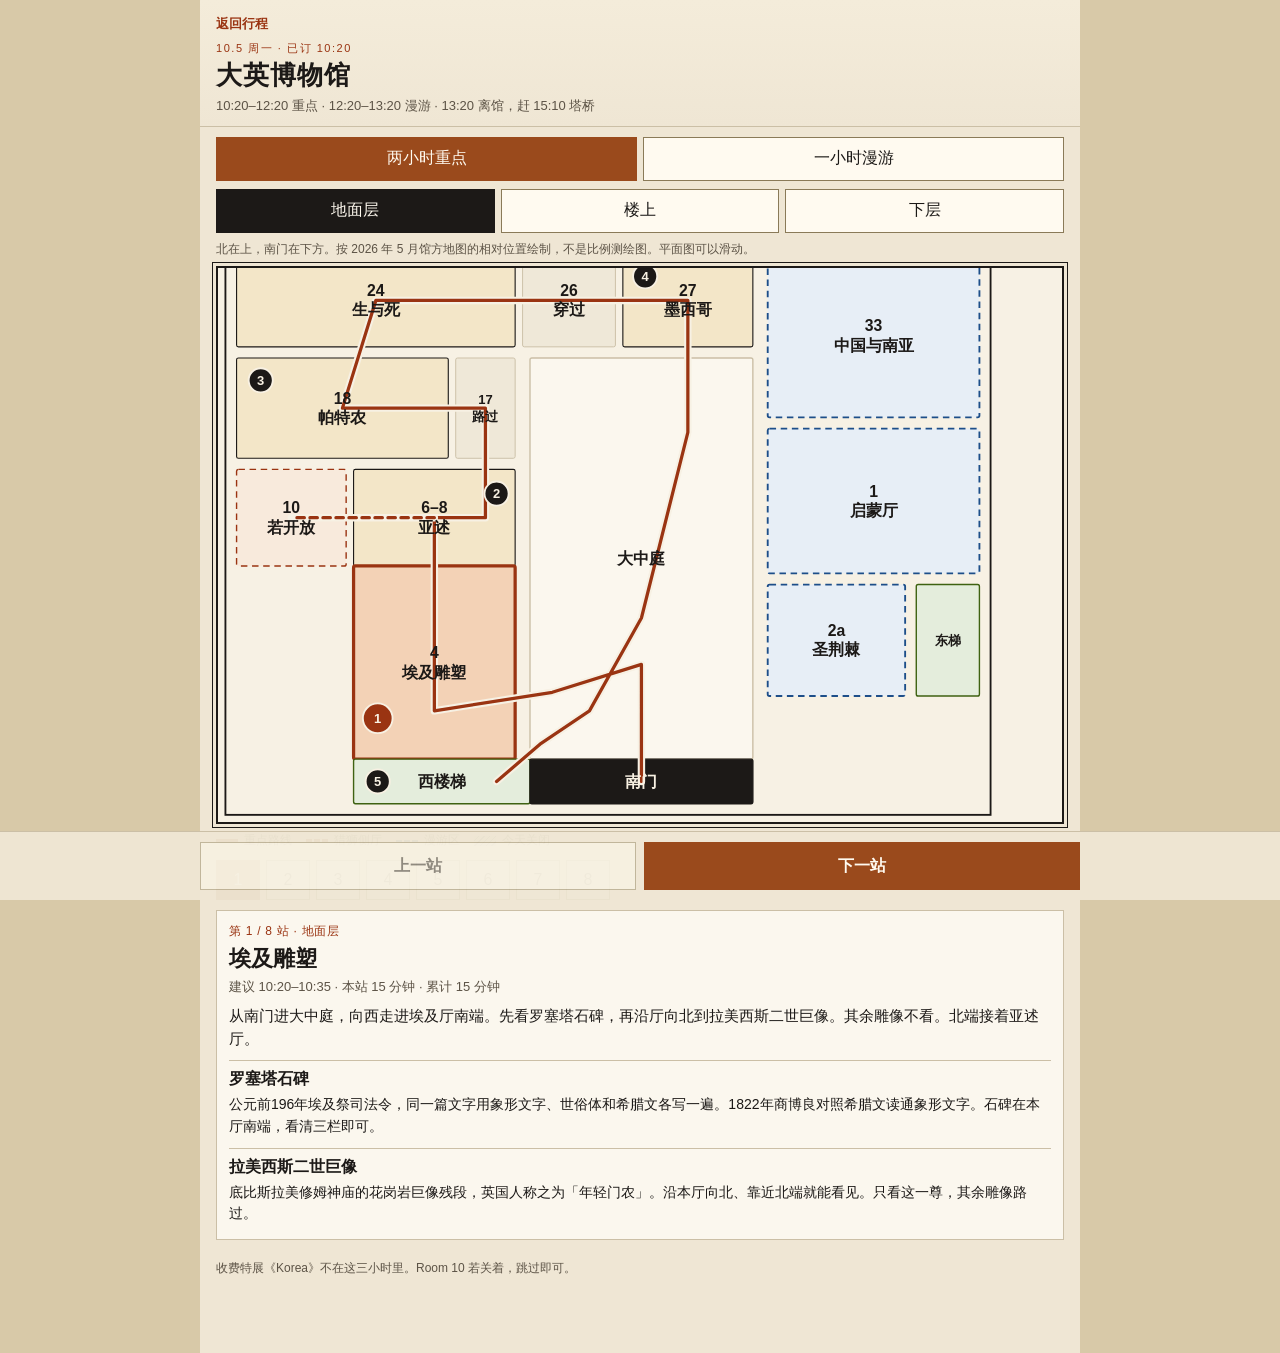
<file: british-museum.html>
<!DOCTYPE html>
<html lang="zh-CN">
<head>
  <meta charset="UTF-8" />
  <meta name="viewport" content="width=device-width, initial-scale=1.0" />
  <title>大英博物馆 · 两小时重点</title>
  <link rel="stylesheet" href="css/museum.css" />
</head>
<body>
  <div class="museum">
    <header class="top">
      <a class="back" href="index.html#1005">返回行程</a>
      <p class="kicker">10.5 周一 · 已订 10:20</p>
      <h1>大英博物馆</h1>
      <p class="sub">10:20–12:20 重点 · 12:20–13:20 漫游 · 13:20 离馆，赶 15:10 塔桥</p>
    </header>
    <div class="phase" id="phase" role="tablist" aria-label="参观阶段"></div>
    <div class="floors" id="floors" role="tablist" aria-label="楼层"></div>
    <p class="map-note" id="map-note"></p>
    <div class="map-scroll" id="map-scroll">
      <div id="map"></div>
    </div>
    <div class="legend" aria-hidden="true">
      <span><i class="swatch"></i>重点路线</span>
      <span><i class="swatch spur"></i>猎狮侧厅</span>
      <span><i class="swatch browse"></i>漫游区</span>
      <span><i class="swatch closed"></i>今天关闭</span>
    </div>
    <div class="steps" id="steps" aria-label="参观顺序"></div>
    <section class="panel" id="panel" aria-live="polite"></section>
    <p class="foot" id="foot"></p>
    <div class="nav">
      <div class="nav-inner" id="nav"></div>
    </div>
  </div>
  <script src="js/british-museum-data.js"></script>
  <script src="js/british-museum.js"></script>
</body>
</html>
</file>
<file: css/museum.css>
:root {
  --paper: #efe6d4;
  --paper-2: #f7f1e4;
  --ink: #1c1917;
  --muted: #5c5346;
  --rule: #cbbfa6;
  --accent: #9a3412;
  --panel: #fbf7ee;
  --browse: #1d4e89;
  --closed: #8a8478;
}

* { box-sizing: border-box; }

html, body {
  margin: 0;
  background: #d8c9a8;
  color: var(--ink);
  font-family: "Source Han Sans SC", "Noto Sans SC", "PingFang SC", "Hiragino Sans GB", "Microsoft YaHei", sans-serif;
}

button, a { font: inherit; }

.museum {
  max-width: 880px;
  margin: 0 auto;
  min-height: 100dvh;
  background: var(--paper);
  display: flex;
  flex-direction: column;
  padding-bottom: 76px;
}

.top {
  padding: 14px 16px 10px;
  border-bottom: 1px solid var(--rule);
  background: linear-gradient(#f4ecda, var(--paper));
}

.back {
  color: var(--accent);
  font-size: 13px;
  font-weight: 650;
  text-decoration: none;
}

.kicker {
  margin: 8px 0 0;
  font-size: 11px;
  letter-spacing: 0.14em;
  color: var(--accent);
}

h1 {
  margin: 2px 0 0;
  font-size: 26px;
  font-weight: 650;
  letter-spacing: 0.04em;
}

.sub {
  margin: 4px 0 0;
  font-size: 13px;
  line-height: 1.45;
  color: var(--muted);
}

.phase, .floors {
  display: flex;
  gap: 6px;
  padding: 10px 16px 0;
}

.floors { padding-top: 8px; }

.phase button, .floors button, .steps button, .nav button, .text-btn {
  border: 1px solid #8a7a58;
  background: #fffaf0;
  color: var(--ink);
  cursor: pointer;
}

.phase button, .floors button {
  flex: 1;
  min-height: 44px;
  padding: 8px 10px;
}

.phase button.is-on, .floors button.is-on, .steps button.is-on {
  background: #9a4a1c;
  border-color: #9a4a1c;
  color: #fffaf0;
}

.floors button.is-on {
  background: var(--ink);
  border-color: var(--ink);
}

.map-note, .legend, .foot {
  margin: 8px 16px 0;
  font-size: 12px;
  line-height: 1.45;
  color: var(--muted);
}

.map-scroll {
  margin: 8px 16px 0;
  overflow: auto;
  -webkit-overflow-scrolling: touch;
  border: 2px solid var(--ink);
  outline: 1px solid var(--ink);
  outline-offset: 3px;
  background: var(--paper-2);
  max-height: min(62vh, 640px);
}

.map-scroll svg {
  width: 780px;
  height: auto;
  display: block;
}

.legend {
  display: flex;
  flex-wrap: wrap;
  gap: 8px 14px;
}

.legend span {
  display: inline-flex;
  align-items: center;
  gap: 6px;
}

.swatch {
  width: 22px;
  height: 0;
  border-top: 3px solid var(--accent);
}

.swatch.spur { border-top-style: dashed; }
.swatch.browse { border-top: 2px dashed var(--browse); }
.swatch.closed {
  height: 10px;
  border: 0;
  background: repeating-linear-gradient(135deg, #d9d3c7, #d9d3c7 3px, #8a8478 3px, #8a8478 4px);
}

.steps {
  display: flex;
  gap: 6px;
  overflow-x: auto;
  padding: 10px 16px 0;
  scrollbar-width: none;
}

.steps::-webkit-scrollbar { display: none; }

.steps button {
  flex: 0 0 auto;
  min-height: 40px;
  min-width: 44px;
  padding: 6px 10px;
}

.panel {
  margin: 10px 16px 12px;
  padding: 12px 12px 4px;
  background: var(--panel);
  border: 1px solid var(--rule);
}

.panel-kicker {
  margin: 0;
  font-size: 12px;
  letter-spacing: 0.06em;
  color: var(--accent);
}

.panel h2 {
  margin: 4px 0 0;
  font-size: 22px;
  font-weight: 650;
}

.when {
  margin: 4px 0 0;
  font-size: 13px;
  color: var(--muted);
}

.how {
  margin: 8px 0 0;
  font-size: 15px;
  line-height: 1.55;
}

.object {
  margin: 10px 0;
  padding-top: 8px;
  border-top: 1px solid var(--rule);
}

.object h3 {
  margin: 0;
  font-size: 16px;
}

.object p {
  margin: 4px 0 0;
  font-size: 14px;
  line-height: 1.55;
}

.notice {
  margin: 0 0 10px;
  padding: 8px 10px;
  background: #f8eadc;
  border: 1px solid #e7c4a4;
}

.notice strong { display: block; margin-bottom: 4px; }

.notice p { margin: 0; font-size: 14px; line-height: 1.5; }

.text-btn {
  margin-top: 8px;
  min-height: 40px;
  padding: 6px 10px;
  background: transparent;
}

.nav {
  position: fixed;
  left: 0;
  right: 0;
  bottom: 0;
  display: flex;
  gap: 8px;
  padding: 10px 16px calc(10px + env(safe-area-inset-bottom));
  background: rgba(239, 230, 212, 0.96);
  border-top: 1px solid var(--rule);
}

.nav-inner {
  width: min(880px, 100%);
  margin: 0 auto;
  display: flex;
  gap: 8px;
}

.nav button {
  flex: 1;
  min-height: 48px;
  font-size: 16px;
  font-weight: 650;
}

.nav button.primary {
  background: #9a4a1c;
  border-color: #9a4a1c;
  color: #fffaf0;
}

.nav button:disabled {
  opacity: 0.45;
  cursor: default;
}

.room, .badge { cursor: pointer; }
#map path, #map text { pointer-events: none; }

@media (max-width: 720px) {
  .top { padding: 10px 14px 6px; }
  .kicker { margin-top: 4px; }
  h1 { font-size: 22px; }
  .sub { font-size: 12px; }
  .panel h2 { font-size: 20px; }
  .phase, .floors { padding-top: 6px; }
  .map-note { margin-top: 6px; }
  .map-scroll { max-height: 30vh; margin-top: 6px; }
  .legend { margin-top: 6px; }
  .steps { gap: 4px; padding-top: 6px; }
  .steps button { min-width: 36px; padding: 6px 0; }
  .panel { margin-top: 8px; }
}
</file>
